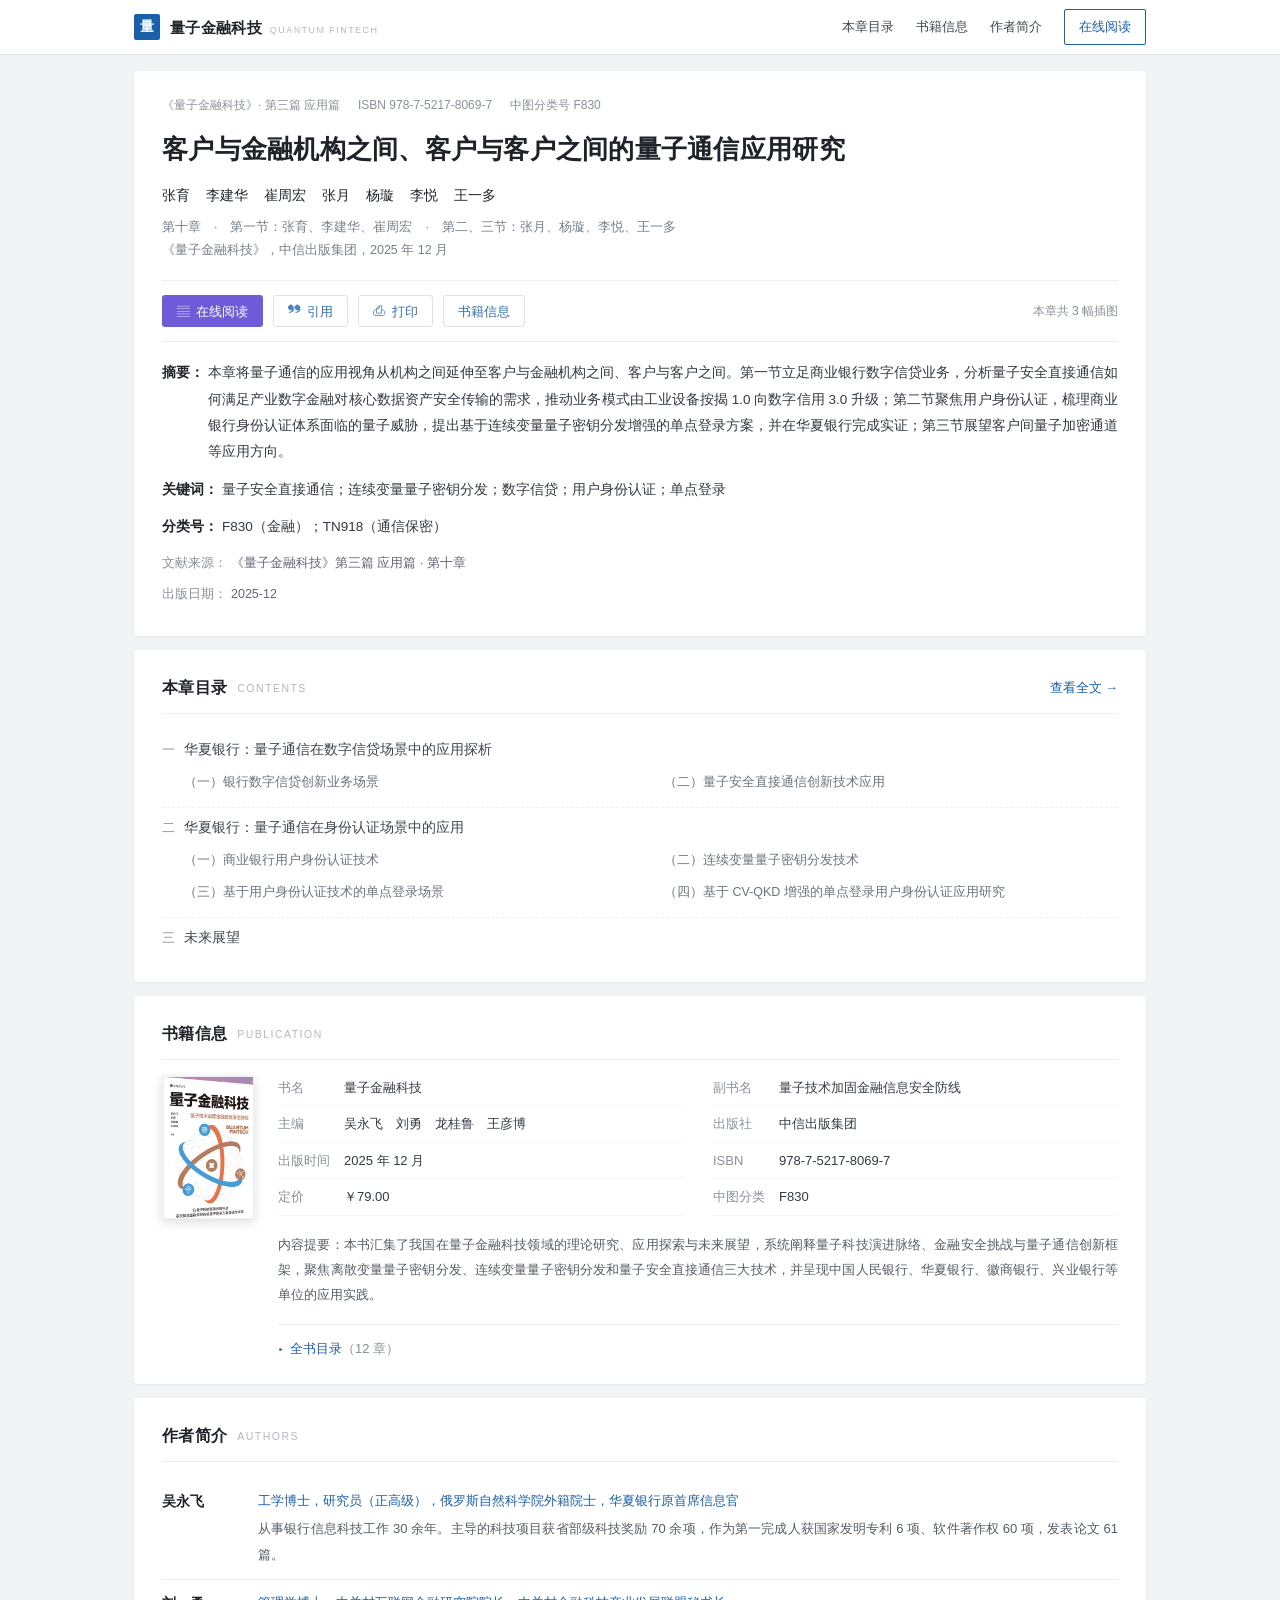
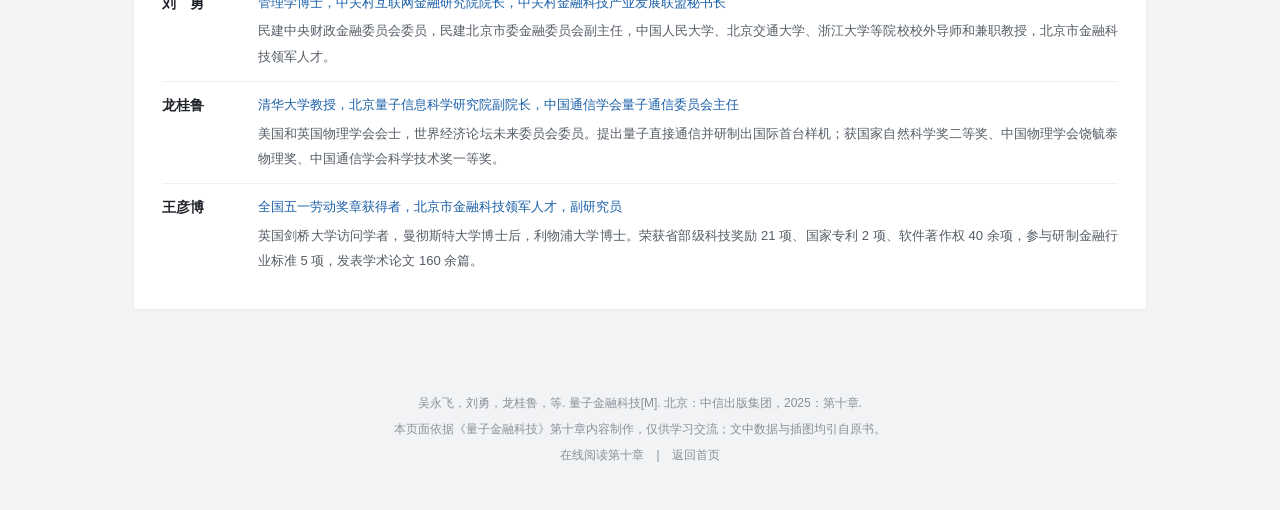
<file: index.html>
<!DOCTYPE html>
<html lang="zh-CN">
<head>
  <meta charset="UTF-8">
  <meta name="viewport" content="width=device-width, initial-scale=1.0">
  <title>第十章 客户与金融机构之间、客户与客户之间的量子通信应用研究 | 量子金融科技</title>
  <meta name="description" content="《量子金融科技》第十章：量子通信在数字信贷与用户身份认证场景中的应用研究。">
  <link rel="stylesheet" href="assets/css/style.css">
</head>
<body>

  <header class="topbar">
    <div class="topbar__inner">
      <a class="brand" href="index.html">
        <span class="brand__mark">量</span>
        <span class="brand__text">量子金融科技<span class="brand__sub">QUANTUM FINTECH</span></span>
      </a>
      <nav class="nav" aria-label="页面导航">
        <a href="#toc">本章目录</a>
        <a href="#book">书籍信息</a>
        <a href="#authors">作者简介</a>
        <a class="nav__cta" href="chapter10.html">在线阅读</a>
      </nav>
    </div>
  </header>

  <main class="page">

    <!-- 文章信息 -->
    <section class="card">
      <p class="paper-topline">
        <span>《量子金融科技》· 第三篇 应用篇</span>
        <span>ISBN 978-7-5217-8069-7</span>
        <span>中图分类号 F830</span>
      </p>

      <h1 class="paper-title">客户与金融机构之间、客户与客户之间的量子通信应用研究</h1>

      <div class="paper-authors">
        <span>张育</span>
        <span>李建华</span>
        <span>崔周宏</span>
        <span>张月</span>
        <span>杨璇</span>
        <span>李悦</span>
        <span>王一多</span>
      </div>

      <p class="paper-affil">
        第十章　·　第一节：张育、李建华、崔周宏　·　第二、三节：张月、杨璇、李悦、王一多<br>
        《量子金融科技》，中信出版集团，2025 年 12 月
      </p>

      <div class="paper-actions">
        <a class="action-btn action-btn--read" href="chapter10.html">
          <span class="action-btn__icon">▤</span>在线阅读
        </a>
        <button class="action-btn action-btn--ghost" type="button" data-copy="吴永飞，刘勇，龙桂鲁，等. 量子金融科技[M]. 北京：中信出版集团，2025：第十章.">
          <span class="action-btn__icon">❞</span>引用
        </button>
        <button class="action-btn action-btn--ghost" type="button" data-print>
          <span class="action-btn__icon">⎙</span>打印
        </button>
        <a class="action-btn action-btn--ghost" href="#book">书籍信息</a>
        <span class="paper-actions__hint">本章共 3 幅插图</span>
      </div>

      <div class="fields">
        <p class="field">
          <span class="field__label">摘要：</span>
          <span class="field__value">本章将量子通信的应用视角从机构之间延伸至客户与金融机构之间、客户与客户之间。第一节立足商业银行数字信贷业务，分析量子安全直接通信如何满足产业数字金融对核心数据资产安全传输的需求，推动业务模式由工业设备按揭 1.0 向数字信用 3.0 升级；第二节聚焦用户身份认证，梳理商业银行身份认证体系面临的量子威胁，提出基于连续变量量子密钥分发增强的单点登录方案，并在华夏银行完成实证；第三节展望客户间量子加密通道等应用方向。</span>
        </p>
        <p class="field">
          <span class="field__label">关键词：</span>
          <span class="field__value">量子安全直接通信；连续变量量子密钥分发；数字信贷；用户身份认证；单点登录</span>
        </p>
        <p class="field">
          <span class="field__label">分类号：</span>
          <span class="field__value">F830（金融）；TN918（通信保密）</span>
        </p>
        <p class="field field--meta">
          <span class="field__label">文献来源：</span>
          <span class="field__value">《量子金融科技》第三篇 应用篇 · 第十章</span>
        </p>
        <p class="field field--meta">
          <span class="field__label">出版日期：</span>
          <span class="field__value">2025-12</span>
        </p>
      </div>
    </section>

    <!-- 本章目录 -->
    <section class="card" id="toc">
      <div class="card__head">
        <h2>本章目录</h2>
        <span class="en">CONTENTS</span>
        <a class="more" href="chapter10.html">查看全文 →</a>
      </div>

      <ul class="toc-list">
        <li>
          <a href="chapter10.html#sec1"><span class="no">一</span>华夏银行：量子通信在数字信贷场景中的应用探析</a>
          <ul class="toc-sub">
            <li><a href="chapter10.html#sec1-1">（一）银行数字信贷创新业务场景</a></li>
            <li><a href="chapter10.html#sec1-2">（二）量子安全直接通信创新技术应用</a></li>
          </ul>
        </li>
        <li>
          <a href="chapter10.html#sec2"><span class="no">二</span>华夏银行：量子通信在身份认证场景中的应用</a>
          <ul class="toc-sub">
            <li><a href="chapter10.html#sec2-1">（一）商业银行用户身份认证技术</a></li>
            <li><a href="chapter10.html#sec2-2">（二）连续变量量子密钥分发技术</a></li>
            <li><a href="chapter10.html#sec2-3">（三）基于用户身份认证技术的单点登录场景</a></li>
            <li><a href="chapter10.html#sec2-4">（四）基于 CV-QKD 增强的单点登录用户身份认证应用研究</a></li>
          </ul>
        </li>
        <li>
          <a href="chapter10.html#sec3"><span class="no">三</span>未来展望</a>
        </li>
      </ul>
    </section>

    <!-- 书籍信息 -->
    <section class="card" id="book">
      <div class="card__head">
        <h2>书籍信息</h2>
        <span class="en">PUBLICATION</span>
      </div>

      <div class="book-card">
        <div class="book-cover">
          <img src="assets/images/cover-crop.png" alt="《量子金融科技》图书封面">
        </div>

        <div>
          <dl class="book-dl">
            <div><dt>书名</dt><dd>量子金融科技</dd></div>
            <div><dt>副书名</dt><dd>量子技术加固金融信息安全防线</dd></div>
            <div><dt>主编</dt><dd>吴永飞　刘勇　龙桂鲁　王彦博</dd></div>
            <div><dt>出版社</dt><dd>中信出版集团</dd></div>
            <div><dt>出版时间</dt><dd>2025 年 12 月</dd></div>
            <div><dt>ISBN</dt><dd>978-7-5217-8069-7</dd></div>
            <div><dt>定价</dt><dd>￥79.00</dd></div>
            <div><dt>中图分类</dt><dd>F830</dd></div>
          </dl>

          <p class="book-abstract">内容提要：本书汇集了我国在量子金融科技领域的理论研究、应用探索与未来展望，系统阐释量子科技演进脉络、金融安全挑战与量子通信创新框架，聚焦离散变量量子密钥分发、连续变量量子密钥分发和量子安全直接通信三大技术，并呈现中国人民银行、华夏银行、徽商银行、兴业银行等单位的应用实践。</p>

          <details class="fold">
            <summary>全书目录</summary>
            <ol class="contents-list">
              <li><span class="num">01</span>量子金融科技是新质生产力的典型代表</li>
              <li><span class="num">02</span>量子计算发展给金融安全带来全新挑战</li>
              <li><span class="num">03</span>金融量子通信创新应用落地方法论</li>
              <li><span class="num">04</span>离散变量量子密钥分发技术</li>
              <li><span class="num">05</span>连续变量量子密钥分发技术</li>
              <li><span class="num">06</span>量子安全直接通信技术</li>
              <li><span class="num">07</span>监管机构与监管机构之间、金融机构与监管机构之间的量子通信应用研究</li>
              <li><span class="num">08</span>金融机构与金融机构之间的量子通信应用研究</li>
              <li><span class="num">09</span>历史与未来之间的量子通信应用研究</li>
              <li class="current"><span class="num">10</span>客户与金融机构之间、客户与客户之间的量子通信应用研究<span class="tag">本章</span></li>
              <li><span class="num">11</span>量子通信与区块链融合</li>
              <li><span class="num">12</span>量子隐私计算：量子通信与隐私计算融合</li>
            </ol>
          </details>
        </div>
      </div>
    </section>

    <!-- 作者简介 -->
    <section class="card" id="authors">
      <div class="card__head">
        <h2>作者简介</h2>
        <span class="en">AUTHORS</span>
      </div>

      <table class="author-table">
        <tbody>
          <tr>
            <th scope="row">吴永飞</th>
            <td>
              <p class="author-role">工学博士，研究员（正高级），俄罗斯自然科学院外籍院士，华夏银行原首席信息官</p>
              <p class="author-bio">从事银行信息科技工作 30 余年。主导的科技项目获省部级科技奖励 70 余项，作为第一完成人获国家发明专利 6 项、软件著作权 60 项，发表论文 61 篇。</p>
            </td>
          </tr>
          <tr>
            <th scope="row">刘　勇</th>
            <td>
              <p class="author-role">管理学博士，中关村互联网金融研究院院长，中关村金融科技产业发展联盟秘书长</p>
              <p class="author-bio">民建中央财政金融委员会委员，民建北京市委金融委员会副主任，中国人民大学、北京交通大学、浙江大学等院校校外导师和兼职教授，北京市金融科技领军人才。</p>
            </td>
          </tr>
          <tr>
            <th scope="row">龙桂鲁</th>
            <td>
              <p class="author-role">清华大学教授，北京量子信息科学研究院副院长，中国通信学会量子通信委员会主任</p>
              <p class="author-bio">美国和英国物理学会会士，世界经济论坛未来委员会委员。提出量子直接通信并研制出国际首台样机；获国家自然科学奖二等奖、中国物理学会饶毓泰物理奖、中国通信学会科学技术奖一等奖。</p>
            </td>
          </tr>
          <tr>
            <th scope="row">王彦博</th>
            <td>
              <p class="author-role">全国五一劳动奖章获得者，北京市金融科技领军人才，副研究员</p>
              <p class="author-bio">英国剑桥大学访问学者，曼彻斯特大学博士后，利物浦大学博士。荣获省部级科技奖励 21 项、国家专利 2 项、软件著作权 40 余项，参与研制金融行业标准 5 项，发表学术论文 160 余篇。</p>
            </td>
          </tr>
        </tbody>
      </table>
    </section>

  </main>

  <footer class="footer">
    <p>吴永飞，刘勇，龙桂鲁，等. 量子金融科技[M]. 北京：中信出版集团，2025：第十章.</p>
    <p>本页面依据《量子金融科技》第十章内容制作，仅供学习交流；文中数据与插图均引自原书。</p>
    <p><a href="chapter10.html">在线阅读第十章</a>　|　<a href="index.html">返回首页</a></p>
  </footer>

  <script src="assets/js/main.js"></script>
</body>
</html>
</file>
<file: assets/css/style.css>
@charset "UTF-8";

/* =========================================================
   量子金融科技 · 第十章
   学术文献页面风格（参考知网论文详情页）
   ========================================================= */

:root {
  --bg: #f2f3f5;
  --card: #ffffff;
  --ink: #1f2329;
  --ink-2: #3f464e;
  --muted: #8a9099;
  --line: #edeff2;
  --line-strong: #dfe3e8;
  --blue: #1a5fa8;
  --blue-soft: #f1f7fd;
  --primary: #6f5bd8;
  --primary-deep: #5c48c8;
  --sans: -apple-system, BlinkMacSystemFont, "PingFang SC", "Hiragino Sans GB", "Microsoft YaHei", "Helvetica Neue", Arial, sans-serif;
  --page: 1060px;
}

*,
*::before,
*::after {
  box-sizing: border-box;
}

html {
  scroll-behavior: smooth;
  -webkit-text-size-adjust: 100%;
}

body {
  margin: 0;
  background: var(--bg);
  color: var(--ink);
  font-family: var(--sans);
  font-size: 14px;
  line-height: 1.8;
  -webkit-font-smoothing: antialiased;
}

img {
  max-width: 100%;
}

a {
  color: var(--blue);
}

::selection {
  background: rgba(26, 95, 168, 0.15);
}

:focus-visible {
  outline: 2px solid var(--blue);
  outline-offset: 2px;
}

/* ---------- 顶部栏 ---------- */

.topbar {
  position: sticky;
  top: 0;
  z-index: 60;
  background: #fff;
  border-bottom: 1px solid var(--line-strong);
}

.topbar__inner {
  display: flex;
  align-items: center;
  justify-content: space-between;
  gap: 20px;
  max-width: var(--page);
  height: 54px;
  margin: 0 auto;
  padding: 0 24px;
}

.brand {
  display: flex;
  align-items: center;
  gap: 10px;
  color: var(--ink);
  text-decoration: none;
}

.brand__mark {
  display: grid;
  place-items: center;
  width: 26px;
  height: 26px;
  flex: none;
  border-radius: 2px;
  background: var(--blue);
  color: #fff;
  font-size: 14px;
  font-weight: 700;
}

.brand__text {
  display: flex;
  align-items: baseline;
  gap: 8px;
  font-size: 15px;
  font-weight: 600;
  letter-spacing: 0.02em;
}

.brand__sub {
  font-size: 9px;
  font-weight: 400;
  letter-spacing: 0.16em;
  color: #b3b8bf;
}

.nav {
  display: flex;
  align-items: center;
  gap: 22px;
  font-size: 13px;
  color: var(--ink-2);
}

.nav a {
  color: var(--ink-2);
  text-decoration: none;
  transition: color 0.2s ease;
}

.nav a:hover {
  color: var(--blue);
}

.nav__cta {
  padding: 5px 14px;
  border: 1px solid var(--blue);
  border-radius: 2px;
  color: var(--blue) !important;
}

.nav__cta:hover {
  background: var(--blue-soft);
}

/* ---------- 页面骨架 ---------- */

.page {
  max-width: var(--page);
  margin: 0 auto;
  padding: 16px 24px 44px;
}

.card {
  margin-bottom: 14px;
  padding: 24px 28px;
  border-radius: 4px;
  background: var(--card);
  box-shadow: 0 1px 3px rgba(15, 23, 42, 0.05);
}

/* ---------- 文章信息（首页主卡片） ---------- */

.paper-topline {
  display: flex;
  flex-wrap: wrap;
  gap: 6px 18px;
  margin: 0 0 12px;
  font-size: 12px;
  color: var(--muted);
}

.paper-source {
  margin: 0 0 10px;
  font-size: 13px;
  color: var(--blue);
}

.paper-title {
  margin: 0 0 14px;
  font-size: 26px;
  font-weight: 700;
  line-height: 1.55;
  letter-spacing: 0.01em;
  color: var(--ink);
}

.paper-authors {
  display: flex;
  flex-wrap: wrap;
  gap: 4px 16px;
  margin-bottom: 8px;
  font-size: 14px;
}

.paper-authors a {
  color: var(--blue);
  text-decoration: none;
}

.paper-authors a:hover {
  text-decoration: underline;
}

.paper-affil {
  margin: 0 0 18px;
  font-size: 12.5px;
  line-height: 1.85;
  color: #77808a;
}

/* 操作按钮 */

.paper-actions {
  display: flex;
  flex-wrap: wrap;
  align-items: center;
  gap: 10px;
  padding: 14px 0 14px;
  border-top: 1px solid var(--line);
  border-bottom: 1px solid var(--line);
}

.action-btn {
  display: inline-flex;
  align-items: center;
  gap: 6px;
  height: 32px;
  padding: 0 14px;
  border: 1px solid transparent;
  border-radius: 3px;
  background: none;
  font-family: inherit;
  font-size: 13px;
  line-height: 1;
  text-decoration: none;
  cursor: pointer;
  transition: background 0.2s ease, border-color 0.2s ease;
}

.action-btn--read {
  background: var(--primary);
  color: #fff;
}

.action-btn--read:hover {
  background: var(--primary-deep);
}

.action-btn--ghost {
  border-color: var(--line-strong);
  background: #fff;
  color: #2f6fb0;
}

.action-btn--ghost:hover {
  border-color: #b9d2ea;
  background: var(--blue-soft);
}

.action-btn__icon {
  font-size: 13px;
  opacity: 0.85;
}

.paper-actions__hint {
  margin-left: auto;
  font-size: 12px;
  color: var(--muted);
}

/* 摘要等信息字段 */

.fields {
  margin-top: 18px;
}

.field {
  display: flex;
  gap: 4px;
  margin: 0 0 11px;
  font-size: 13.5px;
  line-height: 1.95;
  color: #333a42;
  text-align: justify;
}

.field__label {
  flex: none;
  font-weight: 600;
  color: var(--ink);
  white-space: nowrap;
}

.field__value {
  min-width: 0;
}

.field--meta {
  margin-bottom: 6px;
  font-size: 12.5px;
  color: #667;
}

.field--meta .field__label {
  font-weight: 400;
  color: var(--muted);
}

.field__value em {
  font-style: normal;
  color: var(--blue);
}

/* ---------- 章节级卡片标题 ---------- */

.card__head {
  display: flex;
  align-items: center;
  gap: 10px;
  margin: 0 0 16px;
  padding-bottom: 10px;
  border-bottom: 1px solid var(--line);
}

.card__head h2 {
  margin: 0;
  font-size: 16px;
  font-weight: 600;
  letter-spacing: 0.02em;
}

.card__head .en {
  font-size: 10.5px;
  letter-spacing: 0.14em;
  color: #b3b8bf;
}

.card__head .more {
  margin-left: auto;
  font-size: 12.5px;
  color: var(--blue);
  text-decoration: none;
}

/* ---------- 本章目录 ---------- */

.toc-list {
  margin: 0;
  padding: 0;
  list-style: none;
  font-size: 13.5px;
}

.toc-list > li {
  padding: 8px 0;
  border-bottom: 1px dashed #eef0f3;
}

.toc-list > li:last-child {
  border-bottom: none;
}

.toc-list > li > a {
  color: var(--ink-2);
  text-decoration: none;
}

.toc-list > li > a:hover {
  color: var(--blue);
}

.toc-list .no {
  display: inline-block;
  min-width: 22px;
  font-size: 12.5px;
  color: var(--muted);
}

.toc-sub {
  display: grid;
  grid-template-columns: repeat(2, minmax(0, 1fr));
  gap: 4px 26px;
  margin: 6px 0 2px;
  padding: 0 0 0 22px;
  list-style: none;
}

.toc-sub a {
  display: block;
  padding: 3px 0;
  font-size: 12.5px;
  color: #6b737c;
  text-decoration: none;
}

.toc-sub a:hover {
  color: var(--blue);
}

/* ---------- 书籍信息 ---------- */

.book-card {
  display: grid;
  grid-template-columns: 92px minmax(0, 1fr);
  gap: 24px;
}

.book-cover img {
  display: block;
  width: 92px;
  height: auto;
  border: 1px solid var(--line);
  box-shadow: 0 3px 10px rgba(15, 23, 42, 0.14);
}

.book-dl {
  display: grid;
  grid-template-columns: repeat(2, minmax(0, 1fr));
  gap: 6px 30px;
  margin: 0;
  font-size: 13px;
}

.book-dl > div {
  display: flex;
  gap: 10px;
  padding-bottom: 6px;
  border-bottom: 1px dotted #eceff3;
  line-height: 1.8;
}

.book-dl dt {
  flex: none;
  min-width: 56px;
  color: var(--muted);
}

.book-dl dd {
  margin: 0;
  color: #333a42;
}

.book-abstract {
  margin: 16px 0 0;
  font-size: 13px;
  line-height: 1.95;
  color: #555d66;
  text-align: justify;
}

/* 折叠目录 */

.fold {
  margin-top: 16px;
  padding-top: 12px;
  border-top: 1px solid var(--line);
}

.fold summary {
  cursor: pointer;
  font-size: 13px;
  color: var(--blue);
  list-style: none;
}

.fold summary::-webkit-details-marker {
  display: none;
}

.fold summary::before {
  content: "▸";
  display: inline-block;
  margin-right: 6px;
  font-size: 11px;
  transition: transform 0.2s ease;
}

.fold[open] summary::before {
  transform: rotate(90deg);
}

.fold summary::after {
  content: "（12 章）";
  color: var(--muted);
}

.contents-list {
  columns: 2;
  column-gap: 34px;
  margin: 14px 0 0;
  padding: 0;
  list-style: none;
  font-size: 13px;
}

.contents-list li {
  break-inside: avoid;
  padding: 6px 0;
  border-bottom: 1px dotted #eef0f3;
  color: #555d66;
}

.contents-list .num {
  display: inline-block;
  min-width: 22px;
  color: var(--muted);
  font-size: 12px;
}

.contents-list li.current {
  color: var(--blue);
  font-weight: 600;
}

.contents-list li.current .num {
  color: var(--blue);
}

.contents-list .tag {
  margin-left: 6px;
  padding: 0 5px;
  border: 1px solid #c9dcf0;
  border-radius: 2px;
  font-size: 10px;
  font-weight: 400;
  color: var(--blue);
}

/* ---------- 作者简介 ---------- */

.author-table {
  width: 100%;
  border-collapse: collapse;
  font-size: 13px;
}

.author-table th,
.author-table td {
  padding: 12px 0;
  border-bottom: 1px solid var(--line);
  text-align: left;
  vertical-align: top;
}

.author-table tr:last-child th,
.author-table tr:last-child td {
  border-bottom: none;
}

.author-table th {
  width: 96px;
  padding-right: 16px;
  font-size: 13.5px;
  font-weight: 600;
  color: var(--ink);
  white-space: nowrap;
}

.author-role {
  margin: 0 0 4px;
  font-size: 12.5px;
  color: var(--blue);
}

.author-bio {
  margin: 0;
  line-height: 1.95;
  color: #555d66;
  text-align: justify;
}

/* ---------- 引用 ---------- */

.citation-box {
  margin: 0;
  padding: 12px 16px;
  border-left: 3px solid var(--line-strong);
  background: #fafbfc;
  font-size: 13px;
  line-height: 1.95;
  color: #4a525b;
  text-align: justify;
}

.citation-note {
  margin: 10px 0 0;
  font-size: 12px;
  color: var(--muted);
}

/* ---------- 页脚 ---------- */

.footer {
  padding: 22px 24px 40px;
  font-size: 12px;
  color: var(--muted);
  text-align: center;
}

.footer p {
  margin: 4px 0;
}

.footer a {
  color: var(--muted);
  text-decoration: none;
}

.footer a:hover {
  color: var(--blue);
}

/* =========================================================
   正文页
   ========================================================= */

.progress {
  position: fixed;
  top: 0;
  left: 0;
  z-index: 80;
  width: 0;
  height: 2px;
  background: var(--blue);
  transition: width 0.1s linear;
}

/* 文章头部卡片 */

.paper-head {
  padding-top: 22px;
}

.breadcrumb {
  margin: 0 0 14px;
  font-size: 12px;
  color: var(--muted);
}

.breadcrumb a {
  color: var(--muted);
  text-decoration: none;
}

.breadcrumb a:hover {
  color: var(--blue);
}

.breadcrumb .slash {
  margin: 0 6px;
  color: #c9ced4;
}

.chapter-no {
  margin: 0 0 8px;
  font-size: 11.5px;
  letter-spacing: 0.18em;
  color: var(--muted);
}

.paper-head h1 {
  margin: 0 0 14px;
  font-size: 25px;
  font-weight: 700;
  line-height: 1.55;
  letter-spacing: 0.01em;
}

.article-authors {
  margin: 0 0 6px;
  font-size: 13.5px;
  line-height: 1.9;
  color: var(--ink-2);
}

.article-meta {
  display: flex;
  flex-wrap: wrap;
  gap: 4px 0;
  margin: 0;
  font-size: 12px;
  color: var(--muted);
}

.article-meta span + span::before {
  content: "|";
  margin: 0 10px;
  color: #dfe3e8;
}

/* 目录 + 正文布局 */

.article-layout {
  display: grid;
  grid-template-columns: 224px minmax(0, 1fr);
  gap: 14px;
  align-items: start;
}

.toc-aside {
  position: sticky;
  top: 70px;
  padding: 18px 0 14px;
  border-radius: 4px;
  background: #fff;
  box-shadow: 0 1px 3px rgba(15, 23, 42, 0.05);
}

.toc-aside__title {
  margin: 0 0 8px;
  padding: 0 18px 10px;
  border-bottom: 1px solid var(--line);
  font-size: 12px;
  font-weight: 600;
  letter-spacing: 0.06em;
  color: var(--muted);
}

.toc-aside nav {
  display: flex;
  flex-direction: column;
}

.toc-aside a {
  display: block;
  padding: 6px 18px;
  border-left: 2px solid transparent;
  font-size: 12.5px;
  line-height: 1.7;
  color: #555d66;
  text-decoration: none;
  transition: background 0.2s ease, color 0.2s ease;
}

.toc-aside a.lvl2 {
  padding-left: 30px;
  font-size: 12px;
  color: #8a9099;
}

.toc-aside a:hover {
  color: var(--blue);
}

.toc-aside a.is-active {
  border-left-color: var(--blue);
  background: var(--blue-soft);
  color: var(--blue);
  font-weight: 600;
}

/* 正文 */

.article {
  min-width: 0;
  padding: 26px 32px 38px;
  border-radius: 4px;
  background: #fff;
  box-shadow: 0 1px 3px rgba(15, 23, 42, 0.05);
}

.article-head {
  margin-bottom: 30px;
  padding-bottom: 18px;
  border-bottom: 1px solid var(--line);
}

.article-head .field {
  margin-bottom: 8px;
}

.lead {
  margin: 0;
  font-size: 13.5px;
  line-height: 2;
  text-align: justify;
  color: #3f464e;
}

.article h2 {
  margin: 38px 0 14px;
  padding-bottom: 8px;
  border-bottom: 1px solid var(--line);
  font-size: 17.5px;
  font-weight: 700;
  line-height: 1.6;
  letter-spacing: 0.01em;
  color: var(--ink);
}

.article h2:first-of-type {
  margin-top: 0;
}

.article h3 {
  margin: 24px 0 8px;
  font-size: 15px;
  font-weight: 600;
  line-height: 1.7;
  color: #2f363d;
}

.article p {
  margin: 0 0 12px;
  font-size: 15px;
  line-height: 2.05;
  text-align: justify;
  text-indent: 2em;
  color: #333a42;
  overflow-wrap: break-word;
}

.article p.plain {
  text-indent: 0;
}

.article strong {
  font-weight: 600;
}

.step {
  font-weight: 600;
  color: var(--blue);
}

sup a {
  color: var(--blue);
  text-decoration: none;
}

/* 插图 */

.figure {
  margin: 26px 0 24px;
}

.figure__frame {
  position: relative;
  padding: 10px;
  border: 1px solid var(--line-strong);
  background: #fff;
  cursor: zoom-in;
  transition: border-color 0.2s ease, box-shadow 0.2s ease;
}

.figure__frame img {
  display: block;
  width: 100%;
  height: auto;
}

.figure__frame:hover {
  border-color: #b9d2ea;
  box-shadow: 0 4px 14px rgba(15, 23, 42, 0.08);
}

.figure__zoom {
  position: absolute;
  right: 10px;
  bottom: 10px;
  padding: 2px 8px;
  border: 1px solid var(--line-strong);
  border-radius: 2px;
  background: rgba(255, 255, 255, 0.95);
  font-size: 11px;
  color: var(--muted);
  opacity: 0;
  pointer-events: none;
  transition: opacity 0.2s ease;
}

.figure__frame:hover .figure__zoom,
.figure__frame:focus-visible .figure__zoom {
  opacity: 1;
}

figcaption {
  margin-top: 8px;
  font-size: 12.5px;
  line-height: 1.8;
  text-align: center;
  color: #555d66;
}

.fig-no {
  margin-right: 5px;
  font-weight: 600;
  color: #2f363d;
}

.fig-source {
  display: block;
  margin-top: 2px;
  font-size: 11px;
  color: #9aa1a9;
}

/* 指标表 */

.stats {
  margin: 22px 0 26px;
  border: 1px solid var(--line-strong);
  border-radius: 2px;
  background: #fafbfc;
}

.stats__head {
  padding: 8px 16px;
  border-bottom: 1px solid var(--line);
  font-size: 11.5px;
  letter-spacing: 0.04em;
  color: var(--muted);
}

.stats__grid {
  display: grid;
  grid-template-columns: repeat(auto-fit, minmax(118px, 1fr));
}

.stats__item {
  padding: 16px 10px;
  border-right: 1px solid var(--line);
  text-align: center;
}

.stats__item:last-child {
  border-right: none;
}

.stats__value {
  font-size: 20px;
  font-weight: 600;
  line-height: 1.3;
  color: var(--blue);
}

.stats__value small {
  margin-left: 2px;
  font-size: 11px;
  font-weight: 400;
  color: #666;
}

.stats__label {
  margin-top: 4px;
  font-size: 11.5px;
  line-height: 1.6;
  color: var(--muted);
}

/* 脚注 */

.footnotes {
  margin-top: 34px;
  padding-top: 14px;
  border-top: 1px solid var(--line);
  font-size: 12.5px;
  line-height: 1.9;
  color: #555d66;
}

.footnotes p {
  margin: 0;
  text-indent: 0;
  font-size: 12.5px;
}

.fn-no {
  margin-right: 4px;
  color: var(--blue);
}

.article-end {
  display: flex;
  flex-wrap: wrap;
  gap: 8px 20px;
  align-items: center;
  margin-top: 34px;
  padding-top: 16px;
  border-top: 1px solid var(--line);
  font-size: 12.5px;
}

.article-end a {
  color: var(--blue);
  text-decoration: none;
}

.article-end a:hover {
  text-decoration: underline;
}

.article-end .to-top {
  margin-left: auto;
}

/* 移动端折叠目录 */

.toc-inline {
  display: none;
  margin: 0 0 22px;
  padding: 0 14px;
  border: 1px solid var(--line-strong);
  border-radius: 2px;
  background: #fafbfc;
}

.toc-inline summary {
  padding: 10px 0;
  cursor: pointer;
  font-size: 12.5px;
  color: var(--blue);
  list-style: none;
}

.toc-inline summary::-webkit-details-marker {
  display: none;
}

.toc-inline summary::after {
  content: "+";
  float: right;
  color: var(--muted);
}

.toc-inline[open] summary::after {
  content: "−";
}

.toc-inline nav {
  display: flex;
  flex-direction: column;
  padding-bottom: 10px;
}

.toc-inline a {
  padding: 5px 0;
  border-top: 1px dashed #eef0f3;
  font-size: 12.5px;
  color: #555d66;
  text-decoration: none;
}

.toc-inline a.lvl2 {
  padding-left: 14px;
  font-size: 12px;
  color: #8a9099;
}

/* 图片预览 */

.lightbox {
  position: fixed;
  inset: 0;
  z-index: 200;
  display: none;
  align-items: center;
  justify-content: center;
  padding: 24px;
  background: rgba(15, 20, 25, 0.92);
  cursor: zoom-out;
}

.lightbox.is-open {
  display: flex;
}

.lightbox img {
  max-width: 94vw;
  max-height: 88vh;
  padding: 8px;
  background: #fff;
}

.lightbox__close {
  position: absolute;
  top: 20px;
  right: 24px;
  padding: 4px 10px;
  border: 1px solid rgba(255, 255, 255, 0.4);
  border-radius: 2px;
  background: transparent;
  font-family: inherit;
  font-size: 12px;
  color: rgba(255, 255, 255, 0.9);
  cursor: pointer;
}

body.is-locked {
  overflow: hidden;
}

/* 入场动画（仅正文指标卡） */

.reveal {
  opacity: 0;
  transform: translateY(10px);
  transition: opacity 0.5s ease, transform 0.5s ease;
}

.reveal.is-in {
  opacity: 1;
  transform: none;
}

/* ---------- 响应式 ---------- */

@media (max-width: 900px) {
  .article-layout {
    grid-template-columns: minmax(0, 1fr);
  }

  .toc-aside {
    display: none;
  }

  .toc-inline {
    display: block;
  }

  .book-dl {
    grid-template-columns: minmax(0, 1fr);
  }
}

@media (max-width: 700px) {
  .page {
    padding: 12px 12px 32px;
  }

  .card {
    padding: 18px 16px;
  }

  .topbar__inner {
    height: 50px;
    padding: 0 14px;
  }

  .brand__sub {
    display: none;
  }

  .nav a:not(.nav__cta) {
    display: none;
  }

  .paper-title,
  .paper-head h1 {
    font-size: 20px;
    line-height: 1.55;
  }

  .paper-actions {
    gap: 8px;
  }

  .paper-actions__hint {
    display: none;
  }

  .action-btn {
    height: 30px;
    padding: 0 11px;
    font-size: 12.5px;
  }

  .book-card {
    grid-template-columns: 74px minmax(0, 1fr);
    gap: 16px;
  }

  .book-cover img {
    width: 74px;
  }

  .book-dl dt {
    min-width: 50px;
  }

  .contents-list {
    columns: 1;
  }

  .toc-sub {
    grid-template-columns: minmax(0, 1fr);
  }

  .author-table th {
    width: 76px;
  }

  .article {
    padding: 20px 16px 28px;
  }

  .article p {
    font-size: 14.5px;
    line-height: 2;
  }

  .article h2 {
    font-size: 16.5px;
  }

  .stats__grid {
    grid-template-columns: repeat(2, minmax(0, 1fr));
  }

  .stats__item {
    border-bottom: 1px solid var(--line);
  }

  .stats__item:nth-child(2n) {
    border-right: none;
  }

  .stats__item:last-child,
  .stats__item:nth-last-child(2) {
    border-bottom: none;
  }
}

@media (prefers-reduced-motion: reduce) {
  html {
    scroll-behavior: auto;
  }

  .reveal {
    opacity: 1;
    transform: none;
    transition: none;
  }
}

/* ---------- 打印 ---------- */

@media print {
  body {
    background: #fff;
  }

  .topbar,
  .progress,
  .toc-aside,
  .toc-inline,
  .paper-actions,
  .article-end,
  .lightbox,
  .footer,
  .figure__zoom {
    display: none !important;
  }

  .page {
    max-width: none;
    padding: 0;
  }

  .card,
  .article {
    box-shadow: none;
    border: none;
  }

  .figure,
  .stats {
    break-inside: avoid;
  }
}
</file>
